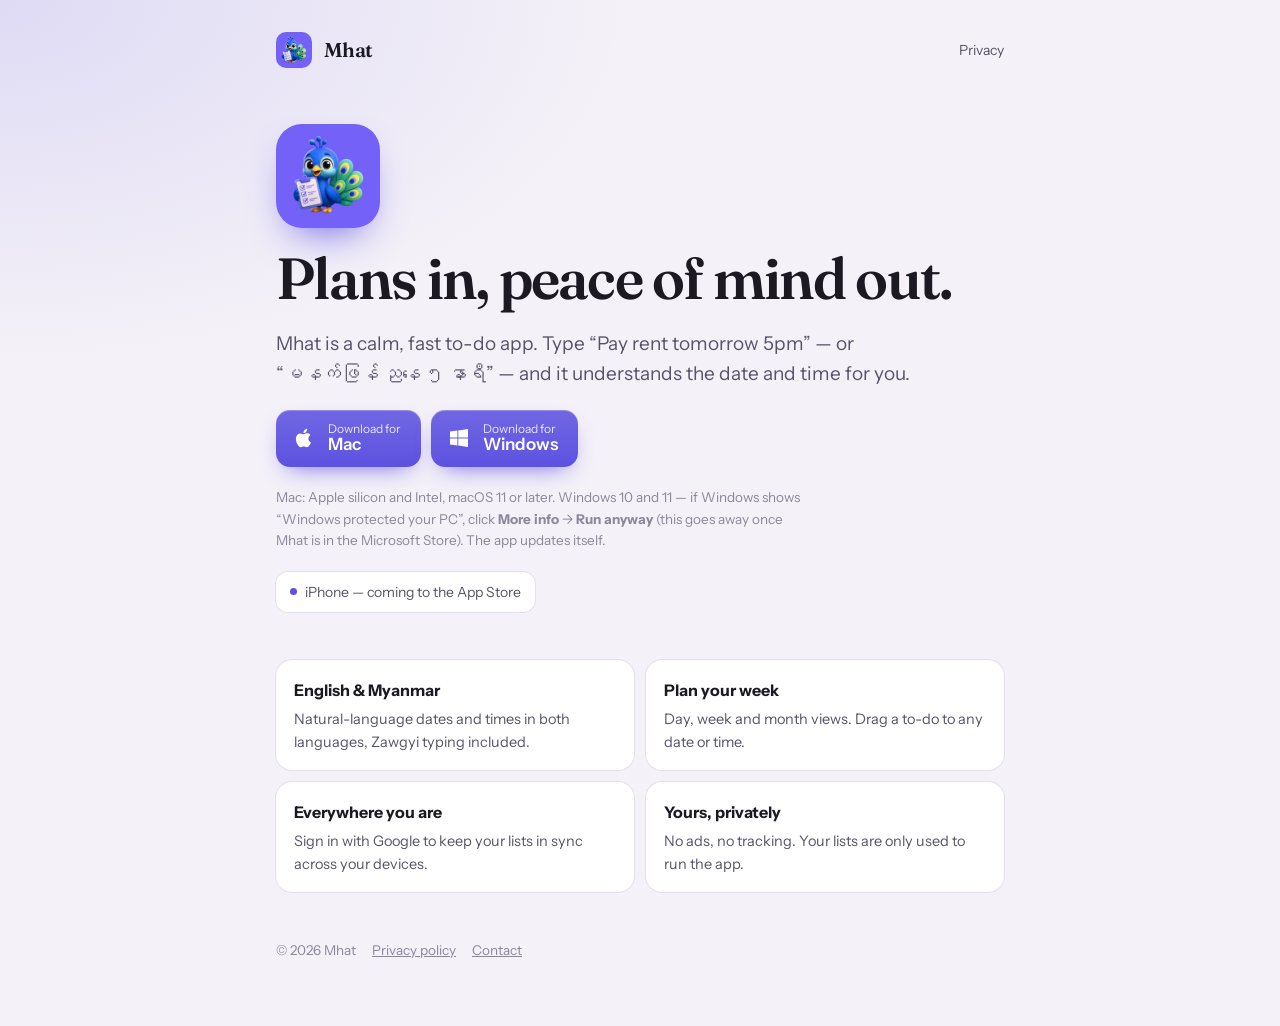
<file: index.html>
<!doctype html>
<html lang="en">
<head>
  <meta charset="utf-8" />
  <meta name="viewport" content="width=device-width, initial-scale=1" />
  <title>Mhat — a calm to-do app</title>
  <meta name="description" content="Mhat is a calm, fast to-do app for iPhone, Mac and Windows. Type plans in plain English or Myanmar and it understands the date and time." />
  <link rel="icon" href="icon.png" />
  <link rel="preconnect" href="https://fonts.googleapis.com" />
  <link rel="preconnect" href="https://fonts.gstatic.com" crossorigin />
  <link href="https://fonts.googleapis.com/css2?family=Fraunces:opsz,wght@9..144,600&family=Instrument+Sans:wght@400;600&display=swap" rel="stylesheet" />
  <link rel="stylesheet" href="style.css" />
</head>
<body>
  <div class="wrap">
    <nav>
      <img src="icon.png" alt="" />
      <b>Mhat</b>
      <span class="sp"></span>
      <a href="privacy.html">Privacy</a>
    </nav>

    <section class="hero">
      <img src="icon.png" alt="Mhat app icon" />
      <h1>Plans in, peace of mind out.</h1>
      <p class="lede">Mhat is a calm, fast to-do app. Type “Pay rent tomorrow 5pm” — or “မနက်ဖြန် ညနေ ၅ နာရီ” — and it understands the date and time for you.</p>
      <div class="dl">
        <a class="btn" href="https://github.com/kvnkoko/mhat-site/releases/latest/download/Mhat-mac.dmg">
          <svg viewBox="0 0 24 24" aria-hidden="true"><path fill="currentColor" d="M16.4 12.6c0-2.3 1.9-3.4 2-3.5-1.1-1.6-2.8-1.8-3.4-1.8-1.4-.1-2.8.9-3.5.9-.7 0-1.8-.8-3-.8-1.6 0-3 .9-3.8 2.3-1.6 2.8-.4 7 1.2 9.3.8 1.1 1.7 2.4 2.9 2.3 1.2 0 1.6-.7 3-.7s1.8.7 3 .7c1.3 0 2.1-1.1 2.8-2.3.9-1.3 1.3-2.6 1.3-2.6s-2.5-1-2.5-3.8zM14.2 5.8c.6-.8 1.1-1.9 1-3-.9 0-2.1.6-2.7 1.4-.6.7-1.1 1.8-1 2.9 1 .1 2.1-.5 2.7-1.3z"/></svg>
          <span><small>Download for</small>Mac</span>
        </a>
        <a class="btn" href="https://github.com/kvnkoko/mhat-site/releases/latest/download/Mhat-windows-setup.exe">
          <svg viewBox="0 0 24 24" aria-hidden="true"><path fill="currentColor" d="M3 5.5 10.4 4.5v7H3zm8.3-1.1L21 3v8.5h-9.7zM3 12.5h7.4v7L3 18.5zm8.3 0H21V21l-9.7-1.4z"/></svg>
          <span><small>Download for</small>Windows</span>
        </a>
      </div>
      <p class="fine">Mac: Apple silicon and Intel, macOS 11 or later. Windows 10 and 11 — if Windows shows “Windows protected your PC”, click <b>More info</b> → <b>Run anyway</b> (this goes away once Mhat is in the Microsoft Store). The app updates itself.</p>
      <div class="badges">
        <span class="badge"><i></i>iPhone — coming to the App Store</span>
      </div>
    </section>

    <section class="grid">
      <div class="card"><h3>English &amp; Myanmar</h3><p>Natural-language dates and times in both languages, Zawgyi typing included.</p></div>
      <div class="card"><h3>Plan your week</h3><p>Day, week and month views. Drag a to-do to any date or time.</p></div>
      <div class="card"><h3>Everywhere you are</h3><p>Sign in with Google to keep your lists in sync across your devices.</p></div>
      <div class="card"><h3>Yours, privately</h3><p>No ads, no tracking. Your lists are only used to run the app.</p></div>
    </section>

    <footer>
      <span>© 2026 Mhat</span>
      <a href="privacy.html">Privacy policy</a>
      <a href="mailto:kokokevin@gmail.com">Contact</a>
    </footer>
  </div>
</body>
</html>
</file>
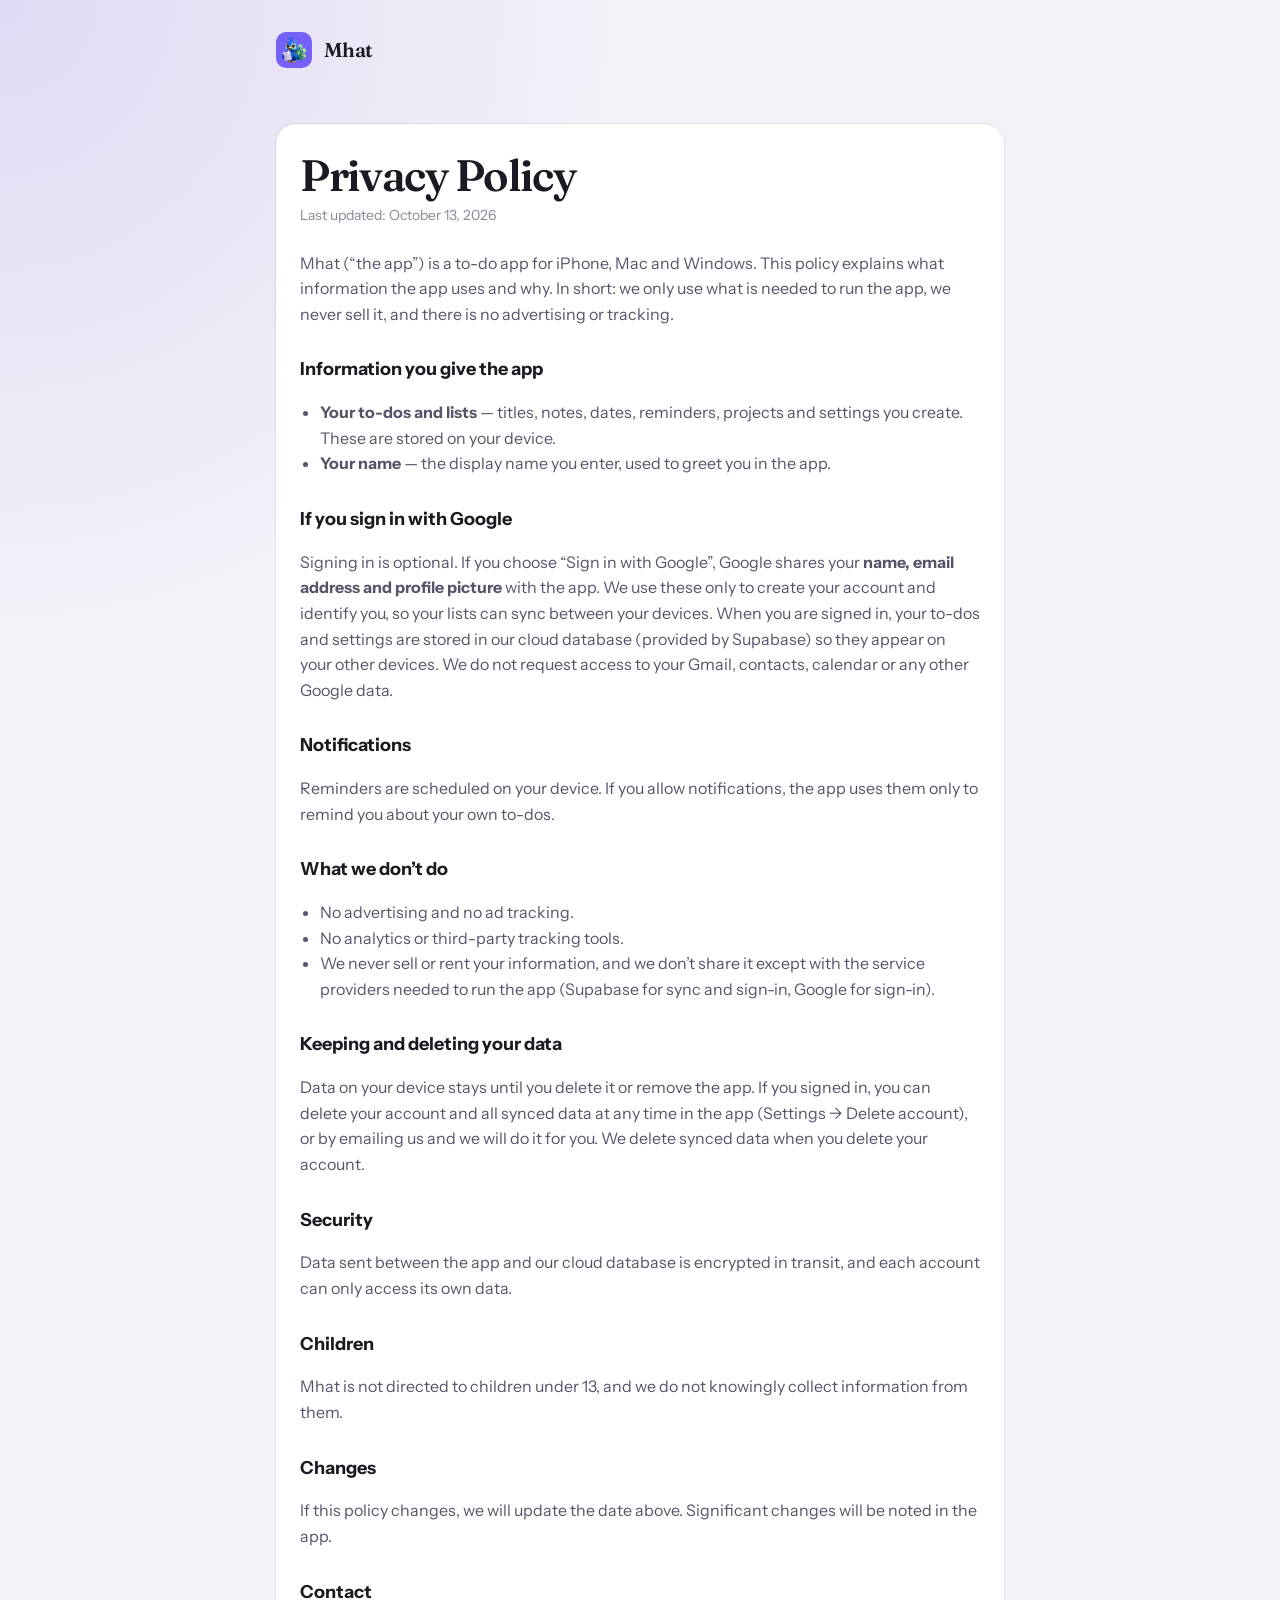
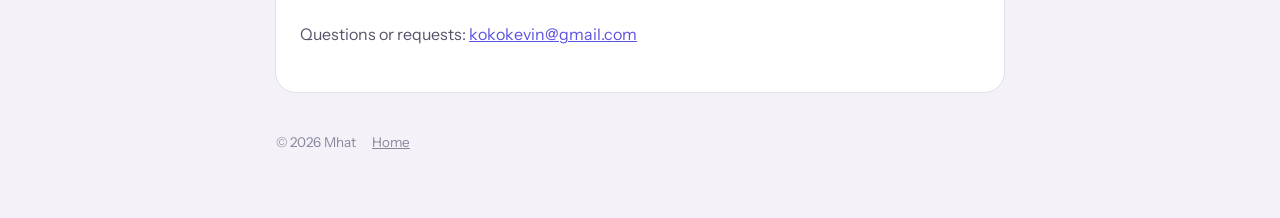
<file: privacy.html>
<!doctype html>
<html lang="en">
<head>
  <meta charset="utf-8" />
  <meta name="viewport" content="width=device-width, initial-scale=1" />
  <title>Privacy Policy — Mhat</title>
  <link rel="icon" href="icon.png" />
  <link rel="preconnect" href="https://fonts.googleapis.com" />
  <link rel="preconnect" href="https://fonts.gstatic.com" crossorigin />
  <link href="https://fonts.googleapis.com/css2?family=Fraunces:opsz,wght@9..144,600&family=Instrument+Sans:wght@400;600&display=swap" rel="stylesheet" />
  <link rel="stylesheet" href="style.css" />
</head>
<body>
  <div class="wrap">
    <nav>
      <a href="./" style="display:flex;align-items:center;gap:12px;color:inherit"><img src="icon.png" alt="" /><b>Mhat</b></a>
    </nav>

    <article class="doc">
      <h1>Privacy Policy</h1>
      <p class="date">Last updated: October 13, 2026</p>

      <p>Mhat (“the app”) is a to-do app for iPhone, Mac and Windows. This policy explains what information the app uses and why. In short: we only use what is needed to run the app, we never sell it, and there is no advertising or tracking.</p>

      <h2>Information you give the app</h2>
      <ul>
        <li><b>Your to-dos and lists</b> — titles, notes, dates, reminders, projects and settings you create. These are stored on your device.</li>
        <li><b>Your name</b> — the display name you enter, used to greet you in the app.</li>
      </ul>

      <h2>If you sign in with Google</h2>
      <p>Signing in is optional. If you choose “Sign in with Google”, Google shares your <b>name, email address and profile picture</b> with the app. We use these only to create your account and identify you, so your lists can sync between your devices. When you are signed in, your to-dos and settings are stored in our cloud database (provided by Supabase) so they appear on your other devices. We do not request access to your Gmail, contacts, calendar or any other Google data.</p>

      <h2>Notifications</h2>
      <p>Reminders are scheduled on your device. If you allow notifications, the app uses them only to remind you about your own to-dos.</p>

      <h2>What we don’t do</h2>
      <ul>
        <li>No advertising and no ad tracking.</li>
        <li>No analytics or third-party tracking tools.</li>
        <li>We never sell or rent your information, and we don’t share it except with the service providers needed to run the app (Supabase for sync and sign-in, Google for sign-in).</li>
      </ul>

      <h2>Keeping and deleting your data</h2>
      <p>Data on your device stays until you delete it or remove the app. If you signed in, you can delete your account and all synced data at any time in the app (Settings → Delete account), or by emailing us and we will do it for you. We delete synced data when you delete your account.</p>

      <h2>Security</h2>
      <p>Data sent between the app and our cloud database is encrypted in transit, and each account can only access its own data.</p>

      <h2>Children</h2>
      <p>Mhat is not directed to children under 13, and we do not knowingly collect information from them.</p>

      <h2>Changes</h2>
      <p>If this policy changes, we will update the date above. Significant changes will be noted in the app.</p>

      <h2>Contact</h2>
      <p>Questions or requests: <a href="mailto:kokokevin@gmail.com">kokokevin@gmail.com</a></p>
    </article>

    <footer>
      <span>© 2026 Mhat</span>
      <a href="./">Home</a>
    </footer>
  </div>
</body>
</html>
</file>
<file: style.css>
:root {
  --bg: #f4f1f8;
  --sheet: #ffffff;
  --fg: #1b1a22;
  --fg2: #57546a;
  --fg3: #8a879b;
  --line: rgba(27, 26, 34, 0.08);
  --accent: #5d52e0;
  --glow: rgba(93, 82, 224, 0.14);
  color-scheme: light dark;
}
@media (prefers-color-scheme: dark) {
  :root {
    --bg: #0e0f14;
    --sheet: #16171f;
    --fg: #ecebf2;
    --fg2: #b1afc2;
    --fg3: #7d7a90;
    --line: rgba(255, 255, 255, 0.08);
    --accent: #8b82ff;
    --glow: rgba(139, 130, 255, 0.16);
  }
}
* { box-sizing: border-box; }
html, body { margin: 0; }
body {
  background: radial-gradient(70% 50% at 0% 0%, var(--glow), transparent 70%), var(--bg);
  color: var(--fg);
  font: 16px/1.6 "Instrument Sans", system-ui, -apple-system, "Segoe UI", sans-serif;
  -webkit-font-smoothing: antialiased;
  min-height: 100vh;
}
a { color: var(--accent); }
.wrap { max-width: 760px; margin: 0 auto; padding: 32px 16px 64px; }
nav { display: flex; align-items: center; gap: 12px; margin-bottom: 56px; }
nav img { width: 36px; height: 36px; border-radius: 10px; }
nav b { font-family: "Fraunces", Georgia, serif; font-size: 20px; font-weight: 600; letter-spacing: -0.01em; }
nav .sp { flex: 1; }
nav a { font-size: 14px; color: var(--fg2); text-decoration: none; }
nav a:hover { color: var(--fg); }
.hero { display: grid; gap: 20px; margin-bottom: 48px; }
.hero img { width: 104px; height: 104px; border-radius: 26px; box-shadow: 0 18px 40px -18px var(--accent); }
h1 { font-family: "Fraunces", Georgia, serif; font-weight: 600; font-size: clamp(38px, 7vw, 58px); line-height: 1.05; letter-spacing: -0.03em; margin: 0; }
.lede { font-size: 19px; color: var(--fg2); margin: 0; max-width: 34em; }
.badges { display: flex; flex-wrap: wrap; gap: 8px; }
.badge { display: inline-flex; align-items: center; gap: 8px; padding: 9px 14px; border-radius: 12px; background: var(--sheet); box-shadow: 0 0 0 1px var(--line); font-size: 14px; color: var(--fg2); }
.badge i { width: 7px; height: 7px; border-radius: 50%; background: var(--accent); }
.grid { display: grid; grid-template-columns: repeat(2, minmax(0, 1fr)); gap: 12px; margin: 0 0 48px; }
.card { background: var(--sheet); border-radius: 16px; padding: 18px 18px 16px; box-shadow: 0 0 0 1px var(--line); }
.card h3 { margin: 0 0 4px; font-size: 16px; }
.card p { margin: 0; color: var(--fg2); font-size: 14.5px; }
.doc { background: var(--sheet); border-radius: 20px; padding: 28px 24px; box-shadow: 0 0 0 1px var(--line); }
.doc h1 { font-size: clamp(32px, 6vw, 44px); margin-bottom: 6px; }
.doc .date { color: var(--fg3); font-size: 14px; margin: 0 0 24px; }
.doc h2 { font-size: 18px; margin: 28px 0 6px; }
.doc p, .doc li { color: var(--fg2); }
.doc ul { padding-left: 20px; }
footer { margin-top: 40px; color: var(--fg3); font-size: 13.5px; display: flex; gap: 16px; flex-wrap: wrap; }
footer a { color: var(--fg3); }

@media (max-width: 560px) { .grid { grid-template-columns: 1fr; } }

.dl { display: flex; flex-wrap: wrap; gap: 10px; }
.btn { display: inline-flex; align-items: center; gap: 12px; padding: 12px 20px 12px 16px; border-radius: 14px; text-decoration: none; color: #fff; background: linear-gradient(180deg, color-mix(in srgb, var(--accent) 88%, #fff), var(--accent)); box-shadow: inset 0 1px 0 rgba(255,255,255,.25), 0 10px 24px -12px var(--accent); transition: transform .15s, filter .15s; }
.btn:hover { transform: translateY(-1px); filter: brightness(1.05); }
.btn svg { width: 24px; height: 24px; }
.btn span { display: flex; flex-direction: column; line-height: 1.15; font-weight: 600; font-size: 17px; }
.btn small { font-weight: 400; font-size: 12px; opacity: .85; }
.fine { color: var(--fg3); font-size: 13.5px; margin: 0; max-width: 40em; }
</file>
